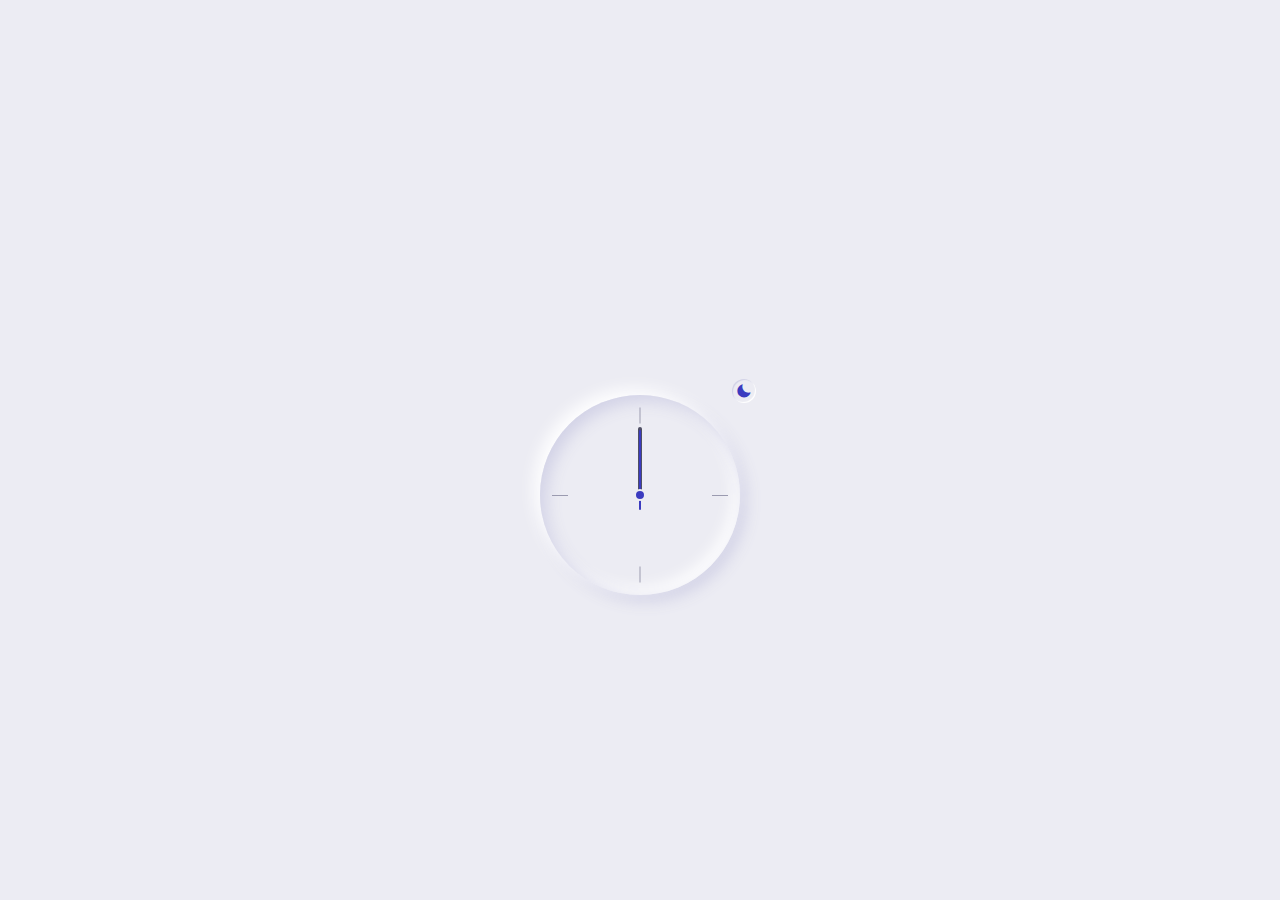
<file: AnalogClock/index.html>
<!DOCTYPE html>
<html lang="en">
<head>
    <meta charset="UTF-8">
    <meta name="viewport" content="width=device-width, initial-scale=1.0">
    <link rel="stylesheet" href="https://cdn.jsdelivr.net/npm/boxicons@latest/css/boxicons.min.css">
    <link rel="stylesheet" href="assets/css/styles.css">
    <title>Clock Ui</title>
   <link rel="icon" href="logo.1.jpg">
</head>
<body>
    <section class="clock container">
        <div class="clock__container grid">
            <div>
                <div class="clock__text">
                    <div class="clock__text-hour" id="text-hour"></div>
                    <div class="clock__text-minutes" id="text-minutes"></div>
                    <div class="clock__text-ampm" id="text-ampm"></div>
                </div>

                <div class="clock__date">
                    <!-- <span id="date-day-week"></span> -->
                    <span id="date-day"></span>
                    <span id="date-month"></span>
                    <span id="date-year"></span>
                </div>

            </div>
            <div class="clock__content grid">

                <div class="clock__circle">
                    <span class="clock__twelve"></span>
                    <span class="clock__three"></span>
                    <span class="clock__six"></span>
                    <span class="clock__nine"></span>

                    <div class="clock__rounder"></div>
                    <div class="clock__hour" id="clock-hour"></div>
                    <div class="clock__minutes" id="clock-minutes"></div>
                    <div class="clock__seconds" id="clock-seconds"></div>

                    <!-- Dark/light button -->
                    <div class="clock__theme">
                        <i class='bx bxs-moon' id="theme-button"></i>
                    </div>

                </div>

            </div>

        </div>
    </section>

    <script src="assets/js/main.js"></script>
</body>

</html>
</file>
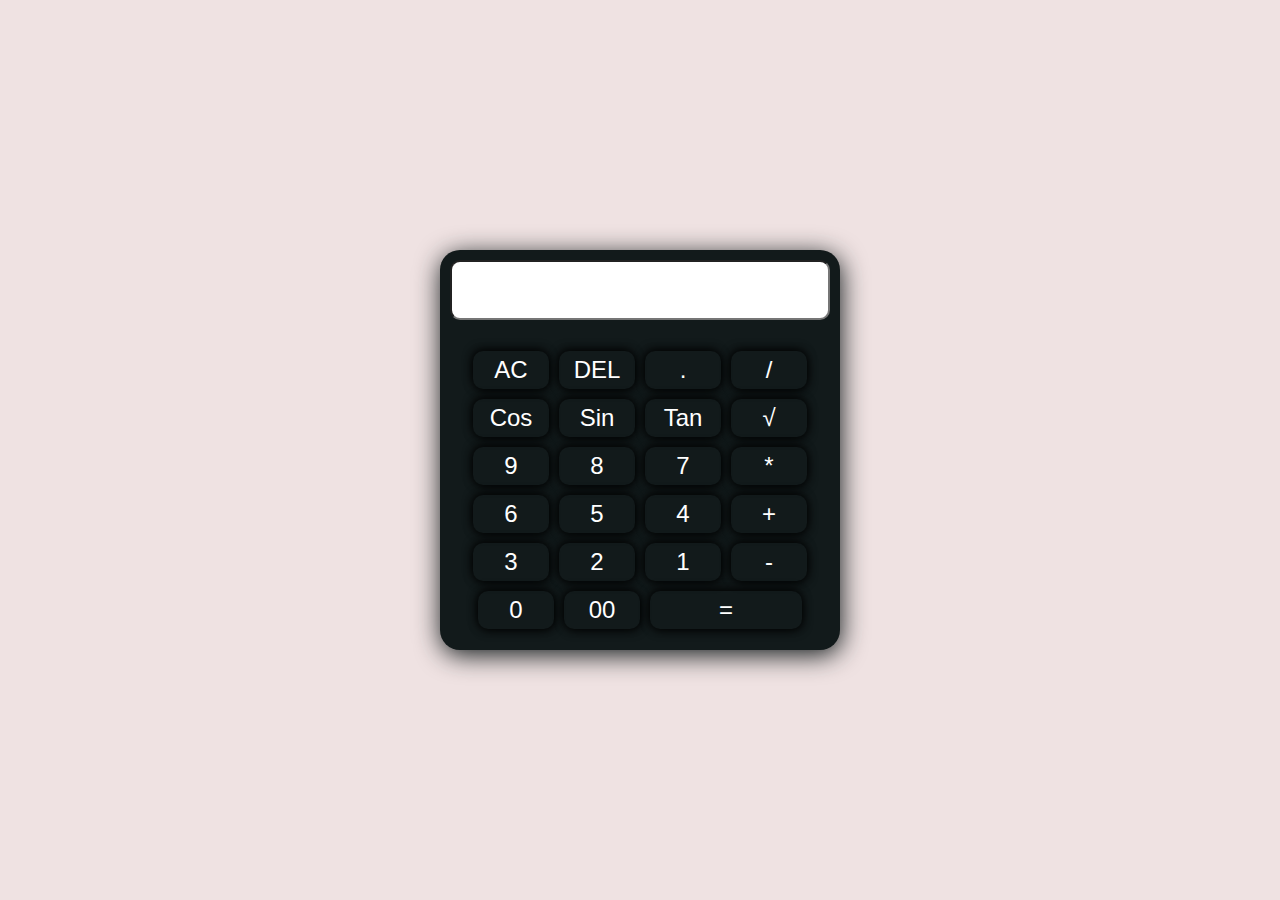
<file: Calculator/index.html>
<!DOCTYPE html>
<html lang="en">
<head>
    <meta charset="UTF-8">
    <meta name="viewport" content="width=device-width, initial-scale=1.0">
    <title>Calculator</title>
    <link rel="icon" type="imag/png" href="cal-logo.png">
    <link rel="stylesheet" href="style.css">
    <script src="script.js"></script>

</head>
<body>
    <div class="Calculator">
        <div class="display">
            <input type="text" id="display">
        </div>
        <div class="buttons">
            <div class="row row1">
                <button onclick="clearDisplay()">AC</button>
                <button onclick="deleteLast()">DEL</button>
                <button onclick="appendToDisplay('.')">.</button>
                <button onclick="appendToDisplay('/')">/</button>
            </div>
            <div class="row row2">
                <button onclick="calculateCos()">Cos</button>
                <button onclick="calculateSin()">Sin</button>
                <button onclick="calculateTan()">Tan</button>
                <button onclick="calculateSqrt()">&radic;</button>
            </div>
            <div class="row row3">
                <button onclick="appendToDisplay('9')">9</button>
                <button onclick="appendToDisplay('8')">8</button>
                <button onclick="appendToDisplay('7')">7</button>
                <button onclick="appendToDisplay('*')">*</button>
            </div>
            <div class="row row4">
                <button onclick="appendToDisplay('6')">6</button>
                <button onclick="appendToDisplay('5')">5</button>
                <button onclick="appendToDisplay('4')">4</button>
                <button onclick="appendToDisplay('+')">+</button>
            </div>
            <div class="row row5">
                <button onclick="appendToDisplay('3')">3</button>
                <button onclick="appendToDisplay('2')">2</button>
                <button onclick="appendToDisplay('1')">1</button>
                <button onclick="appendToDisplay('-')">-</button>
            </div>
            <div class="row row6">
                <button onclick="appendToDisplay('0')">0</button>
                <button onclick="appendToDisplay('00')">00</button>
                <button id="equal" onclick="calculate()">=</button>
            </div>
        </div>
    </div>
</body>
</html>
</file>
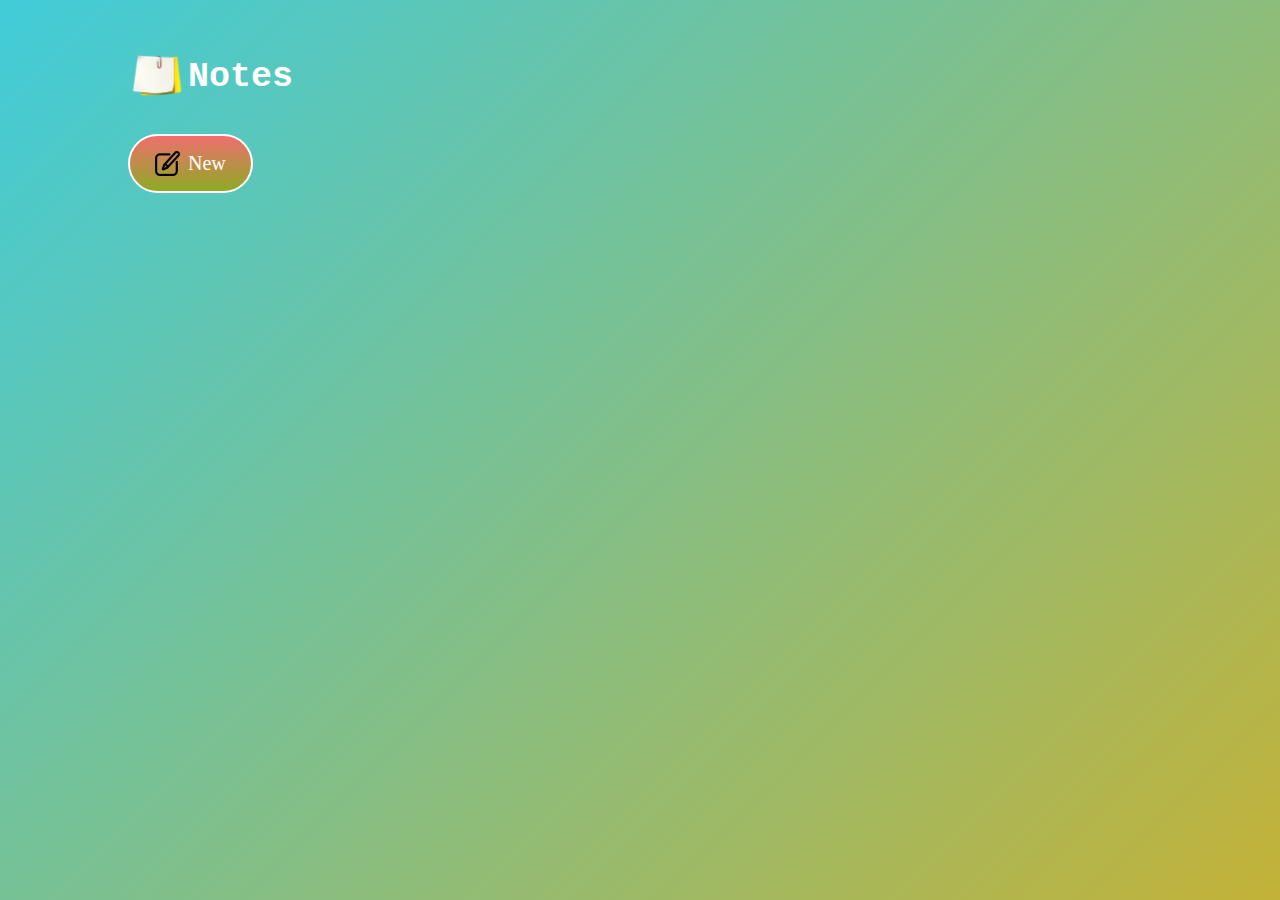
<file: notesapp/index.html>
<!DOCTYPE html>
<html lang="en">

<head>
    <meta charset="UTF-8">
    <meta name="viewport" content="width=device-width, initial-scale=1.0">
    <title>Notes -App</title>
    <link rel="icon" type="image/png" href="images/notes.png">
    <link rel="stylesheet" href="style.css">
    <script src="script.js"></script>
</head>

<body>

    <div class="container">
        <h1><img src="images/notes.png">Notes</h1>

        <button class="btn"> <img src="images/edit-2.png">New</button>
        <div class="notes-conatainer"></div>
    </div>

</body>

</html>
</file>
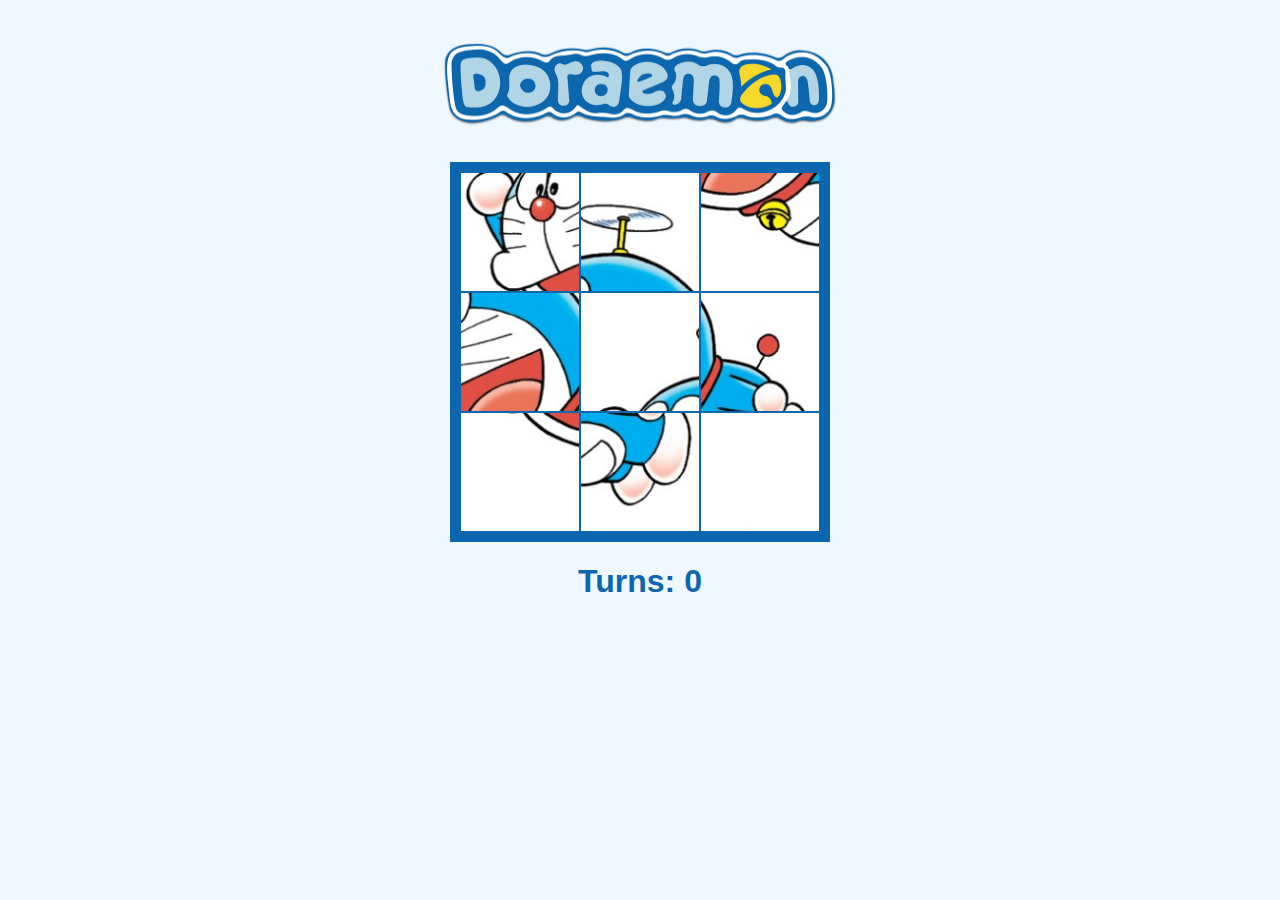
<file: Puzzel/index.html>
<!DOCTYPE html>
<html>
    <head>
        <meta charset="UTF-8">
        <meta name="viewport" content="width=device-width, initial-scale=1.0">
        <title>Slide Puzzle</title>
        <link rel="stylesheet" href="puzzle.css">
        <script src="puzzle.js"></script>
        <link rel="icon" href="logo2.jpg" type="image/x-icon">
    </head>

    <body>
        <img id="title" src="./logo.png">
        <div id="board">
        </div>
        <h1>Turns: <span id="turns">0</span></h1>
    </body>
</html>
</file>
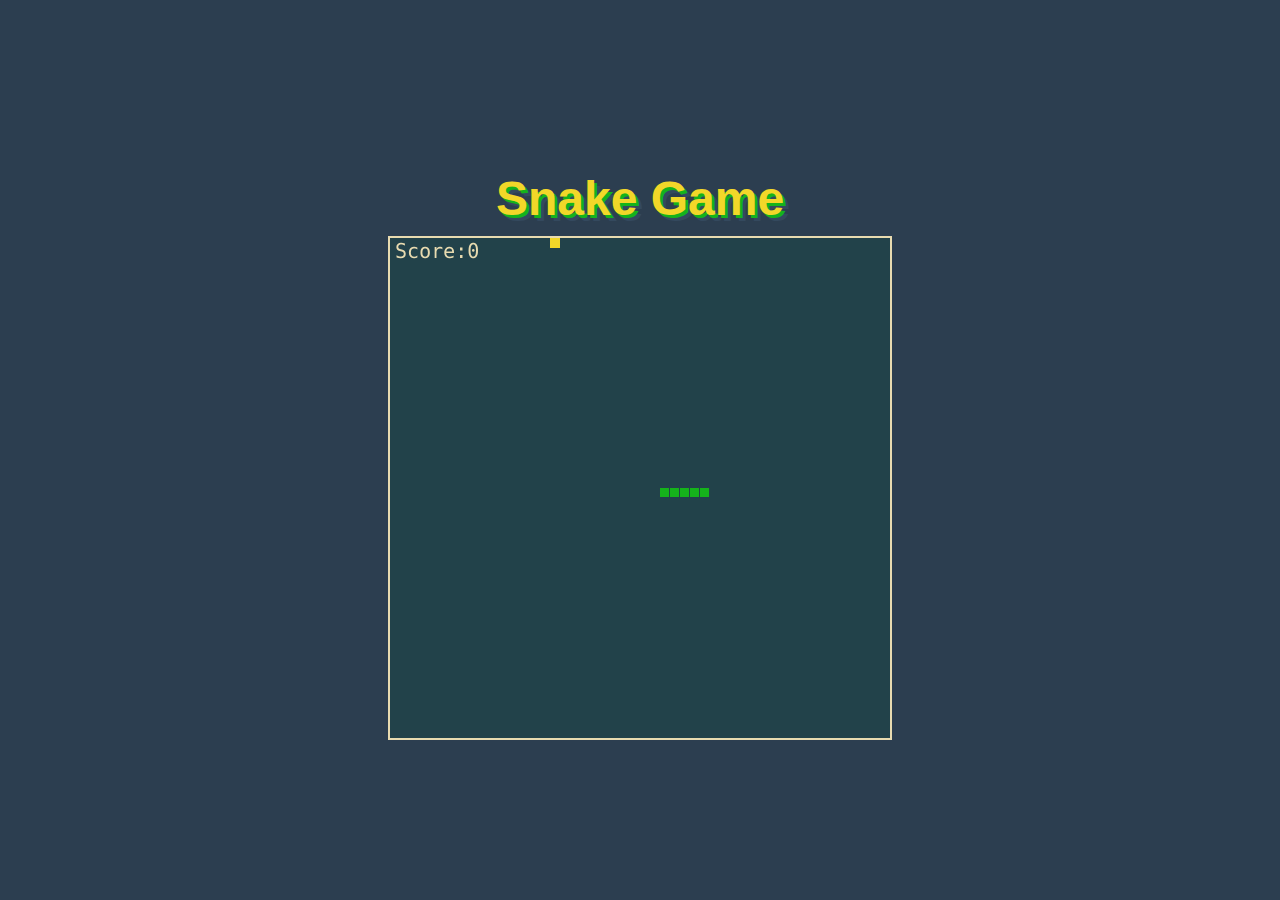
<file: snakegame/index.html>
<!DOCTYPE html>
<html lang="en">
<head>
    <meta charset="UTF-8">
    <meta name="viewport" content="width=device-width, initial-scale=1.0">
    <title>Snake Game</title>
    <link rel="stylesheet" href="style.css">
    <link rel="icon" href="https://th.bing.com/th/id/OIP.XBnY0cPu4mXX5jOZRkcycgHaEU?rs=1&pid=ImgDetMain">
</head>

<body>
    <h1>Snake Game</h1>
    <canvas id="field"></canvas>
    <script src="script.js"></script>
</body>
</html>
</file>
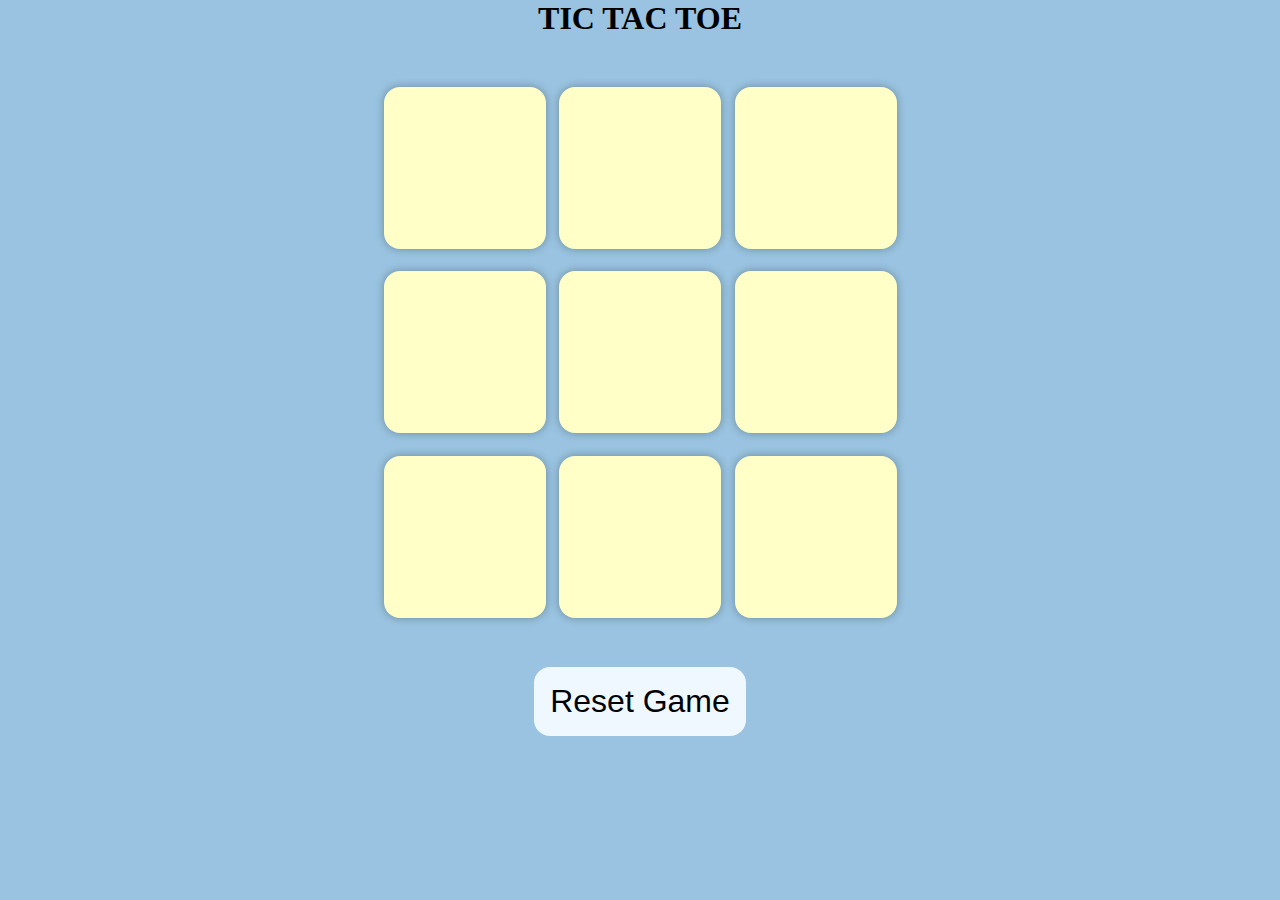
<file: TIC_TAC_TOE/index.html>
<!DOCTYPE html>
<html lang="en">
  <head>
    <meta charset="UTF-8" />
    <meta name="viewport" content="width=device-width, initial-scale=1.0" />
    <title>Tic Tac Toe</title>
    <link rel="stylesheet" href="style.css">
    <link rel="icon" href="logo.jpg" type="image/x-icon" />
   
</head>

  <body>
    <div class="msg-cont  hide">
        <p id="msg">winner</p>
        <button id="new-btn">New Game</button>
    </div>
    <main>
      <h1>TIC TAC TOE</h1>
      <div class="container">
        <div class="game">
          <button class="box"></button>
          <button class="box"></button>
          <button class="box"></button>
          <button class="box"></button>
          <button class="box"></button>
          <button class="box"></button>
          <button class="box"></button>
          <button class="box"></button>
          <button class="box"></button>
        </div>
      </div>
      <button id="reset"> Reset Game </button>
    </main>
    <script src="script.js"></script>    
</body>
</html>
</file>
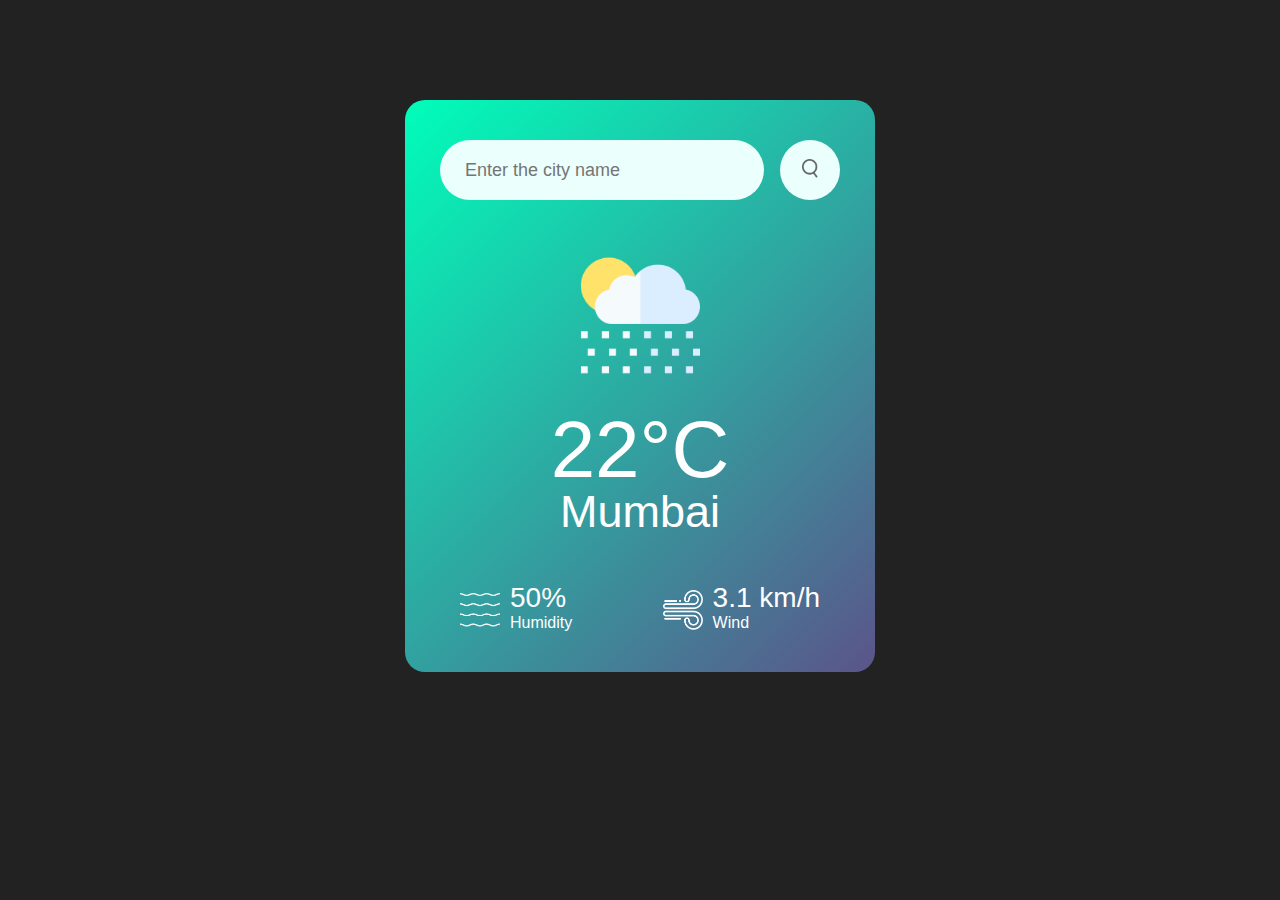
<file: Weather_usingApi/index.html>
<!DOCTYPE html>
<html lang="en">
<head>
    <meta charset="UTF-8">
    <meta name="viewport" content="width=device-width, initial-scale=1.0">
    <title>Weather_Forcast</title>
    <link rel="icon" type="image/png" href="images/clouds.png">
    <link rel="stylesheet" href="style.css">
    <script src="script.js"></script>
</head>
<body>
<div class="card">
    <div class="search">
        <input type="text" placeholder="Enter the city name" spellcheck="false">
        <button><img src="images/search.png" alt=""></button>
    </div>
    <div class="weather">
        <img src="images/rain.png" alt="" class="weather-icon">
        <h1 class="temp">22°C</h1>
        <h2 class="city">Mumbai</h2>
        <div class="details">
            <div class="col">
                <img src="images/humidity.png" alt="">
                <div>
                    <p class="humidity">50%</p>
                    <p>Humidity</p>
                </div>
            </div>

            <div class="col">
                <img src="images/wind.png" alt="">
                <div>
                    <p class="wind">3.1 km/h</p>
                    <p>Wind</p>
                </div>
            </div>         
        </div>
    </div>
</div>

</body>
</html>
</file>
<file: AnalogClock/assets/css/styles.css>
/*=============== GOOGLE FONTS ===============*/
@import url("https://fonts.googleapis.com/css2?family=Poppins:wght@400;500&display=swap");

/*=============== VARIABLES CSS ===============*/
:root {
  /*========== Colors ==========*/
  --hue-color: 240;

  --first-color: hsl(var(--hue-color), 53%, 49%);
  --title-color: hsl(var(--hue-color), 53%, 15%);
  --text-color: hsl(var(--hue-color), 12%, 35%);
  --text-color-light: hsl(var(--hue-color), 12%, 65%);
  --white-color: #FFF;
  --body-color: hsl(var(--hue-color), 24%, 94%);

  /*========== Font and typography ==========*/
  --body-font: 'Poppins', sans-serif;
  --biggest-font-size: 3rem;
  --small-font-size: .813rem;
  --smaller-font-size: .75rem;
  --tiny-font-size: .625rem;

  /*========== Font weight ==========*/
  --font-medium: 500;

  /*========== Margenes Bottom ==========*/
  --mb-0-25: .25rem;
  --mb-1: 1rem;
  --mb-1-5: 1.5rem;
  --mb-2-5: 2.5rem;

  /*========== z index ==========*/
  --z-normal: 1;
  --z-tooltip: 10;
}

@media screen and (min-width: 968px) {
  :root {
    --biggest-font-size: 3.5rem;
    --small-font-size: .875rem;
    --smaller-font-size: .813rem;
    --tiny-font-size: .75rem;
  }
}

/*========== Variables Dark theme ==========*/
body.dark-theme {
  --title-color: hsl(var(--hue-color), 12%, 95%);
  --text-color: hsl(var(--hue-color), 12%, 75%);
  --body-color: hsl(var(--hue-color), 10%, 16%);
}

/*========== Button Dark/Light ==========*/
.clock__theme {
  position: absolute;
  top: -1rem;
  right: -1rem;
  display: flex;
  padding: .25rem;
  border-radius: 50%;
  box-shadow: inset -1px -1px 1px hsla(var(--hue-color), 0%, 100%, 1), 
              inset 1px 1px 1px hsla(var(--hue-color), 30%, 86%, 1);
  color: var(--first-color);
  cursor: pointer;
  transition: .4s; 
}

/*========== Box shadow Dark theme ==========*/
.dark-theme .clock__circle {
  box-shadow: 6px 6px 16px hsla(var(--hue-color), 8%, 12%, 1), 
              -6px -6px 16px hsla(var(--hue-color), 8%, 20%, 1), 
              inset -6px -6px 16px hsla(var(--hue-color), 8%, 20%, 1), 
              inset 6px 6px 12px hsla(var(--hue-color), 8%, 12%, 1);
}

.dark-theme .clock__theme {
  box-shadow: inset -1px -1px 1px hsla(var(--hue-color), 8%, 20%, 1), 
              inset 1px 1px 1px hsla(var(--hue-color), 8%, 12%, 1);
}

/*=============== BASE ===============*/
* {
  box-sizing: border-box;
  padding: 0;
  margin: 0;
}

body {
  margin: 0;
  font-family: var(--body-font);
  background-color: var(--body-color);
  color: var(--text-color);
  transition: .4s; 
}

a {
  text-decoration: none;
}

/*=============== REUSABLE CSS CLASSES ===============*/
.container {
  max-width: 968px;
  margin-left: var(--mb-1);
  margin-right: var(--mb-1);
}

.grid {
  display: grid;
}

/*=============== CLOCK ===============*/
.clock__container {
  margin-top: 55px;
  height: 60vh;
  grid-template-rows: 1fr max-content;
}

.clock__circle {
  position: relative;
  width: 200px;
  height: 200px;
  box-shadow: -6px -6px 16px var(--white-color), 
              6px 6px 16px hsla(var(--hue-color), 30%, 86%, 1), 
              inset 6px 6px 16px hsla(var(--hue-color), 30%, 86%, 1), 
              inset -6px -6px 16px var(--white-color);
  border-radius: 50%;
  justify-self: center;
  display: flex;
  justify-content: center;
  align-items: center;
  transition: 0.4s; 
}

.clock__content {
  align-self: center;
  row-gap: 3.5rem;
}

.clock__twelve, 
.clock__three, 
.clock__six, 
.clock__nine {
  position: absolute;
  width: 1rem;
  height: 1px;
  background-color: var(--text-color-light);
}

.clock__twelve, 
.clock__six {
  transform: translateX(-50%) rotate(90deg);
}

.clock__twelve {
  top: 1.25rem;
  left: 50%;
}

.clock__three {
  top: 50%;
  right: .75rem;
}

.clock__six {
  bottom: 1.25rem;
  left: 50%;
}

.clock__nine {
  left: .75rem;
  top: 50%;
}

.clock__rounder {
  width: .75rem;
  height: .75rem;
  background-color: var(--first-color);
  border-radius: 50%;
  border: 2px solid var(--body-color);
  z-index: var(--z-tooltip);
}

.clock__hour, 
.clock__minutes, 
.clock__seconds {
  position: absolute;
  display: flex;
  justify-content: center;
}

.clock__hour {
  width: 105px;
  height: 105px;
}

.clock__hour::before {
  content: '';
  position: absolute;
  background-color: var(--text-color);
  width: .25rem;
  height: 3rem;
  border-radius: .75rem;
  z-index: var(--z-normal);
}

.clock__minutes {
  width: 136px;
  height: 136px;
}

.clock__minutes::before {
  content: '';
  position: absolute;
  background-color: var(--text-color);
  width: .25rem;
  height: 4rem;
  border-radius: .75rem;
  z-index: var(--z-normal);
}

.clock__seconds {
  width: 130px;
  height: 130px;
}

.clock__seconds::before {
  content: '';
  position: absolute;
  background-color: var(--first-color);
  width: .125rem;
  height: 5rem;
  border-radius: .75rem;
  z-index: var(--z-normal);
}

.clock__logo {
  width: max-content;
  justify-self: center;
  margin-bottom: var(--mb-2-5);
  font-size: var(--smaller-font-size);
  font-weight: var(--font-medium);
  color: var(--text-color-light);
  transition: .3s;
}

.clock__logo:hover {
  color: var(--first-color);
}

.clock__text {
  display: flex;
  justify-content: center;
}

.clock__text-hour, 
.clock__text-minutes {
  font-size: var(--biggest-font-size);
  font-weight: var(--font-medium);
  color: var(--title-color);
}

.clock__text-ampm {
  font-size: var(--tiny-font-size);
  color: var(--title-color);
  font-weight: var(--font-medium);
  margin-left: var(--mb-0-25);
}

.clock__date {
  text-align: center;
  font-size: var(--small-font-size);
  font-weight: var(--font-medium);
}

/*=============== MEDIA QUERIES ===============*/
/* For large devices */
@media screen and (min-width: 968px) {
  .container {
    margin-left: auto;
    margin-right: auto;
  }
  .clock__logo {
    margin-bottom: 3rem;
  }
}
</file>
<file: Calculator/style.css>
*{
margin: 0;
padding: 0;
box-sizing: border-box;
font-family: 'Gill Sans', 'Gill Sans MT', Calibri, 'Trebuchet MS', sans-serif;

}

body{
    background-color: rgb(239 226 226);
    width:100vw;
    height:100vh;
    display: flex;
    justify-content: center;
    align-items: center;    

}

.Calculator{
    width: 80vw;
    max-width: 400px;
    height: 400px;
    background-color: #121a1b;
    border-radius: 5%;
    box-shadow: 1px 5px 26px #121a1b;

}

.display{
    width: 100%;
    height: 20%;
    /* background-color: #000;
    color: #fff;
    font-size: 2em;
    text-align: right; */
    padding: 10px;
    display: flex;
    justify-content: flex-end;
    align-items: center;
}
.display input{
    width: 100%;
    height: 100%;
    border-radius: 10px;
    /* box-shadow: 1px 2px 10px rgba(0,0,0,0.8) , -1px -2px 10px rgba(0,0,0,0.8);
    background: transparent;
    border: none;
    color: white; */
    text-align: right;
    padding: 10px;
    font-size: 2em;
}
.buttons{
    width: 100%;
    height: 80%;
    display: flex;
    align-items: center;
    justify-content: center;
    flex-direction: column;
}

.row{
    width: 95%;
    height: 15%;
    display: flex;
    justify-content: center;
    align-items: center;
    gap:10px;
}
.row button{
    width: 20%;
    height: 80%;
    /* background-color: #f1f1f1;
    border: none;
    font-size: 1.5em;
    cursor: pointer;
    transition: all 0.3s; */
    border-radius: 10px;
    box-shadow: 1px 2px 10px rgba(0,0,0,0.8) , -1px -2px 10px rgba(0,0,0,0.8);

    background: transparent;
   border: none;
   color: white;
    font-size: 1.5em;
    cursor: pointer;
}
.row button:hover{
    box-shadow:inset 1px 2px 10px rgba(0,0,0,0.8) , -1px -2px 10px rgba(0,0,0,0.8);

    /* background-color: #f1f1f1; */
    color:white;
    font-size: small;
}
#equal{
    width: 40%;
}
</file>
<file: notesapp/style.css>
* {
    margin: 0;
    padding: 0;
    font-family: 'Poppins', sans-serif;
    box-sizing: border-box;
}

.container {
    width: 100%;
    min-width: 100vh;
    height: 100vh;
    background: linear-gradient(135deg, #41ccd9, #c3b238);
    color: white;
    padding-top: 4%;
    padding-left: 10%;
}

.container h1 {
    display: flex;
    align-items: center;
    font-size: 35px;
    font-weight: 600;
    font-family: 'Courier New', Courier, monospace;
}

.container h1 img {
    width: 60px;

}

.container button img {
    width: 25px;
    margin-right: 8px;
}

.container button {
    display: flex;
    align-items: center;
    background: linear-gradient(#ef6f6f, #8dab24);
    color: #fff;
    font-size: 20px;
    outline: 0;
    border: 2px solid;
    border-radius: 40px;
    padding: 15px 25px;
    margin: 30px 0 20px;
    cursor: pointer;
    font-family: 'Times New Roman', Times, serif;


}

.input-box {
    position: relative;
    width: 100%;
    max-width: 500px;
    min-height: 150px;
    background-color: white;
    color: black;
    padding: 20px;
    margin: 20px 0;
    outline: none;
    border-radius: 5px;
}

.input-box img {
    width: 25px;
    /* margin-right: 10px;
     */
    position: absolute;
    bottom: 15px;
    right: 15px;
    cursor: pointer;


}
</file>
<file: Puzzel/puzzle.css>
body {
    font-family: Arial, Helvetica, sans-serif;
    text-align: center;
    color: #0c67ae;
    background-color: aliceblue;
}

#title {
    height: 150px;
    width: 400px;
}

#board {
    width: 360px;
    height: 360px;
    background-color: lightblue;
    border: 10px solid #0c67ae;

    margin: 0 auto;
    display: flex;
    flex-wrap: wrap;
}

#board img {
    width: 118px;
    height: 118px;
    border: 1px solid #0c67ae;
}
</file>
<file: snakegame/style.css>
body, html {
    margin: 0;
    padding: 0;
    display: flex;
    justify-content: center;
    align-items: center;
    flex-direction: column;
    height: 100vh;
    background-color: #2c3e50;
    font-family: 'Arial', sans-serif;
}
h1 {
    color: #f2d729;
    font-size: 48px;
    text-align: center;
    margin: 0;
    padding: 10px;
    text-shadow: 3px 3px 0px #15b31b, 6px 6px 0px #34495e;
}
canvas {
    background-color: #34495e;
    border: 2px solid #e8dbb0;
}
@media (max-width: 600px) {
    canvas {
        width: 90%;
        height: auto;
        /* font-size: 40px; */
    }
    h1 {
        font-size: 32px;
    }
}
</file>
<file: TIC_TAC_TOE/style.css>
*{
    margin:0;
    padding:0;

}

body{
    background-color: #99c3e0;
    text-align: center;

}

.container{
    
    height: 70vh;
    justify-content: center;
    display: flex;
    align-content: center;
    align-items: center;
}
.game{
    height: 60vmin;
    width: 60vmin;
    display: flex;
    flex-wrap: wrap;
    justify-content: center;
    align-items: center;
    gap:1.5vmin;
}

.box{
    color: black;
    height:18vmin;
    width: 18vmin;
    border-radius: 1rem;
    border: none;
    box-shadow: 0 0 0.5rem rgba(0,0,0,0.3);
    font-size: 10vmin;
    background-color: #ffffc7;
}

#reset{
    padding: 1rem;
    font-size: 2rem;
    background-color: aliceblue;
    color: black;
    border-radius: 1rem;
    border: none;
}

#new-btn{
    padding: 1rem;
    font-size: 1.5rem;
    background-color: aliceblue;
    color: black;
    border-radius: 1rem;
    border: none;

}

#msg{
    color: #7a41b7;;
    font-size: 8vmin;
}
.msg-cont{
    height: 100vmin;
    display: flex;
    justify-content: center;
    align-items: center;
    flex-direction: column;
    gap: 4rem;
}
.hide{
    display: none;
}
</file>
<file: Weather_usingApi/style.css>
*{
    margin : 0;
    padding : 0;
    font-family : 'Poppins', sans-serif;
    box-sizing : border-box;
}

body {
    background-color: #222;
}
.card{
    width: 90%;
    max-width: 470px;
    background: linear-gradient(135deg ,#00feba , #5b548a );
    color: #fff;
    margin:100px auto 0;
    border-radius: 20px;
    padding: 40px 35px;
    text-align: center;
}
.search{
    width: 100%;
    display: flex;
    justify-content: space-between;
    align-items: center;

}
.search input{
    border: 0 ;
    outline : 0 ;
    background-color: #ebfffc;
    color: #555;
    padding: 10px 25px;
    height : 60px;
    border-radius: 30px;
   flex: 1;
   margin-right: 16px;
   font-size: 18px;


}

.search button{
    border: 0 ;
    outline : 0 ;
    background-color: #ebfffc;

    height : 60px;
    width: 60px;
    border-radius: 50%;
   
    cursor: pointer;
}
.search button img{
    width: 16px;
}

.weather-icon{
    width: 170px;
    margin-top: 30px;
}
.weather h1{
    font-size: 80px;
    font-weight: 500;
}
.weather h2{
    font-size: 45px;
    font-weight: 400;
    margin-top: -10px;
}
.details{
 display: flex;
 align-items: center;
 justify-content: space-between;
 padding: 0 20px;
 margin-top: 50px;
}
.col{
    display: flex;
    align-items: center;
    text-align: left;
}
.col img{
    width: 40px;
    margin-right: 10px;
}

.humidity, .wind{
    font-size: 28px;
    margin-top: -6px;
}
</file>
